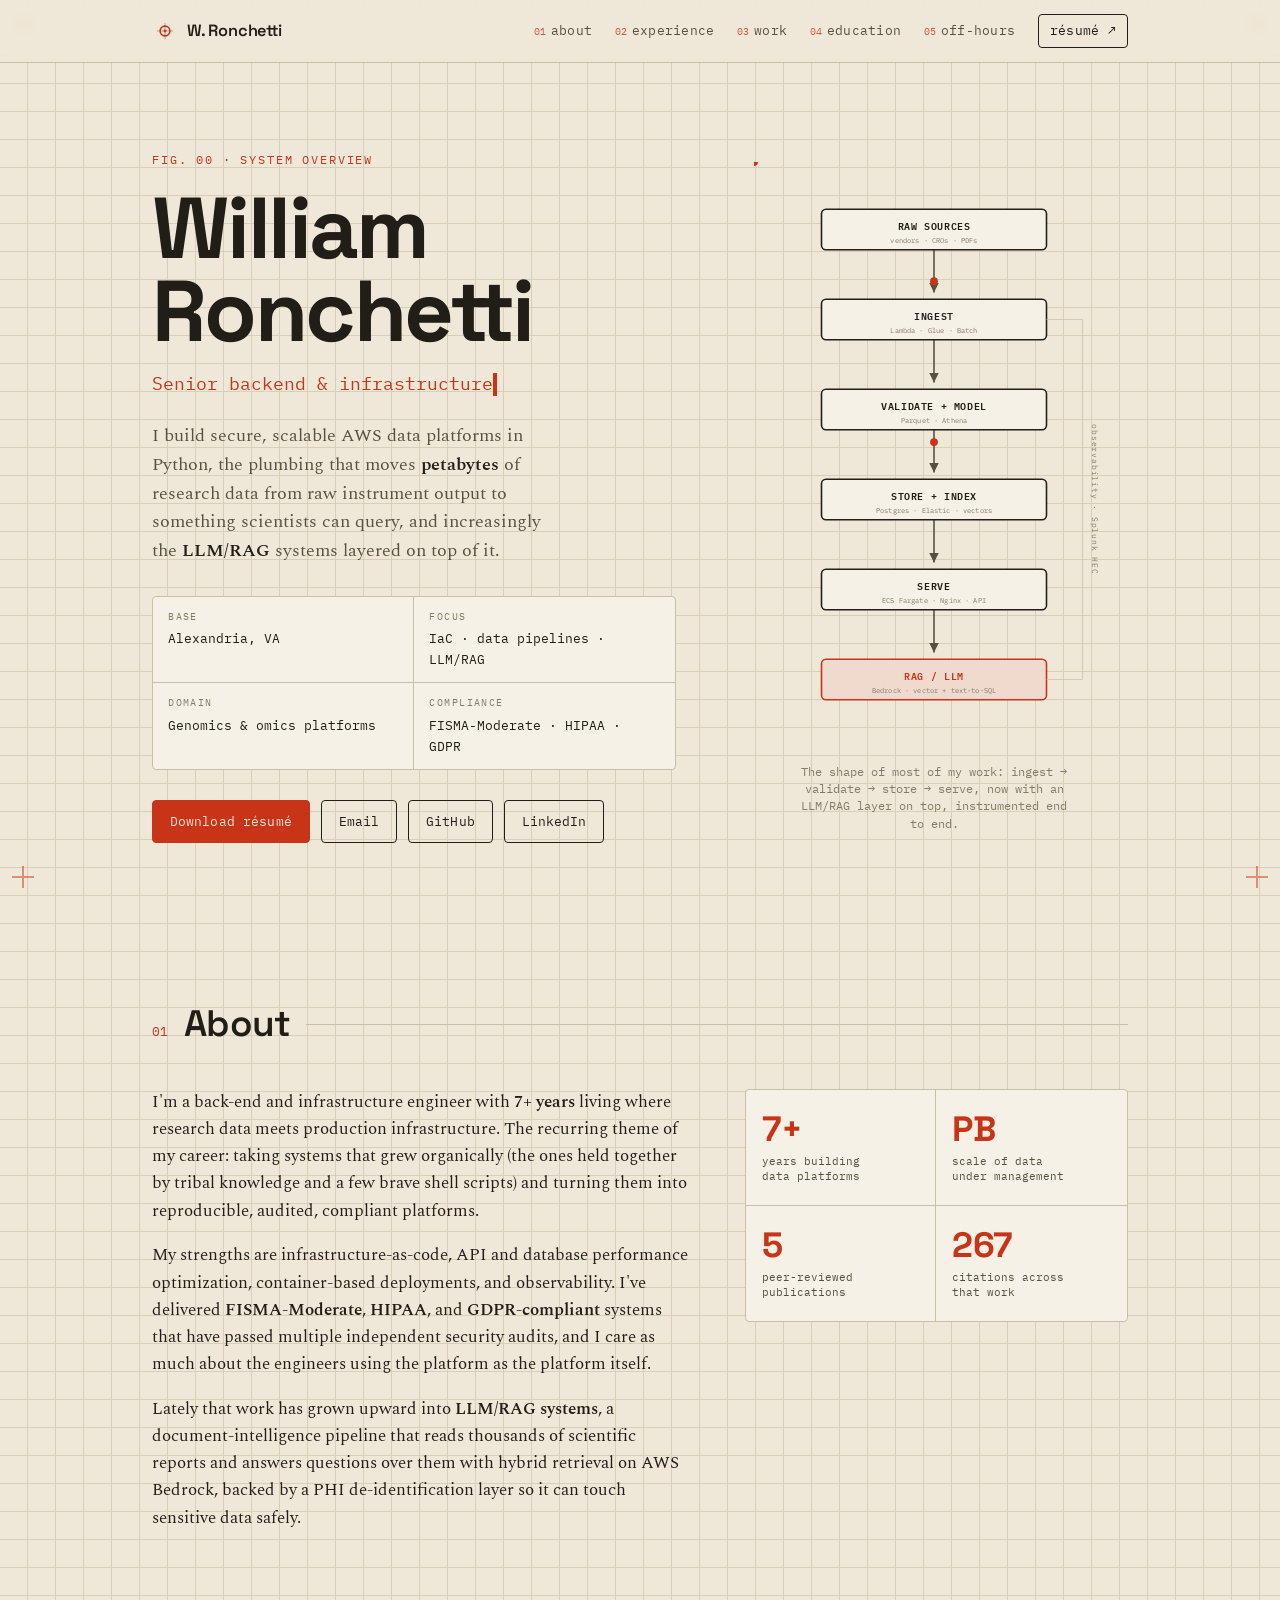
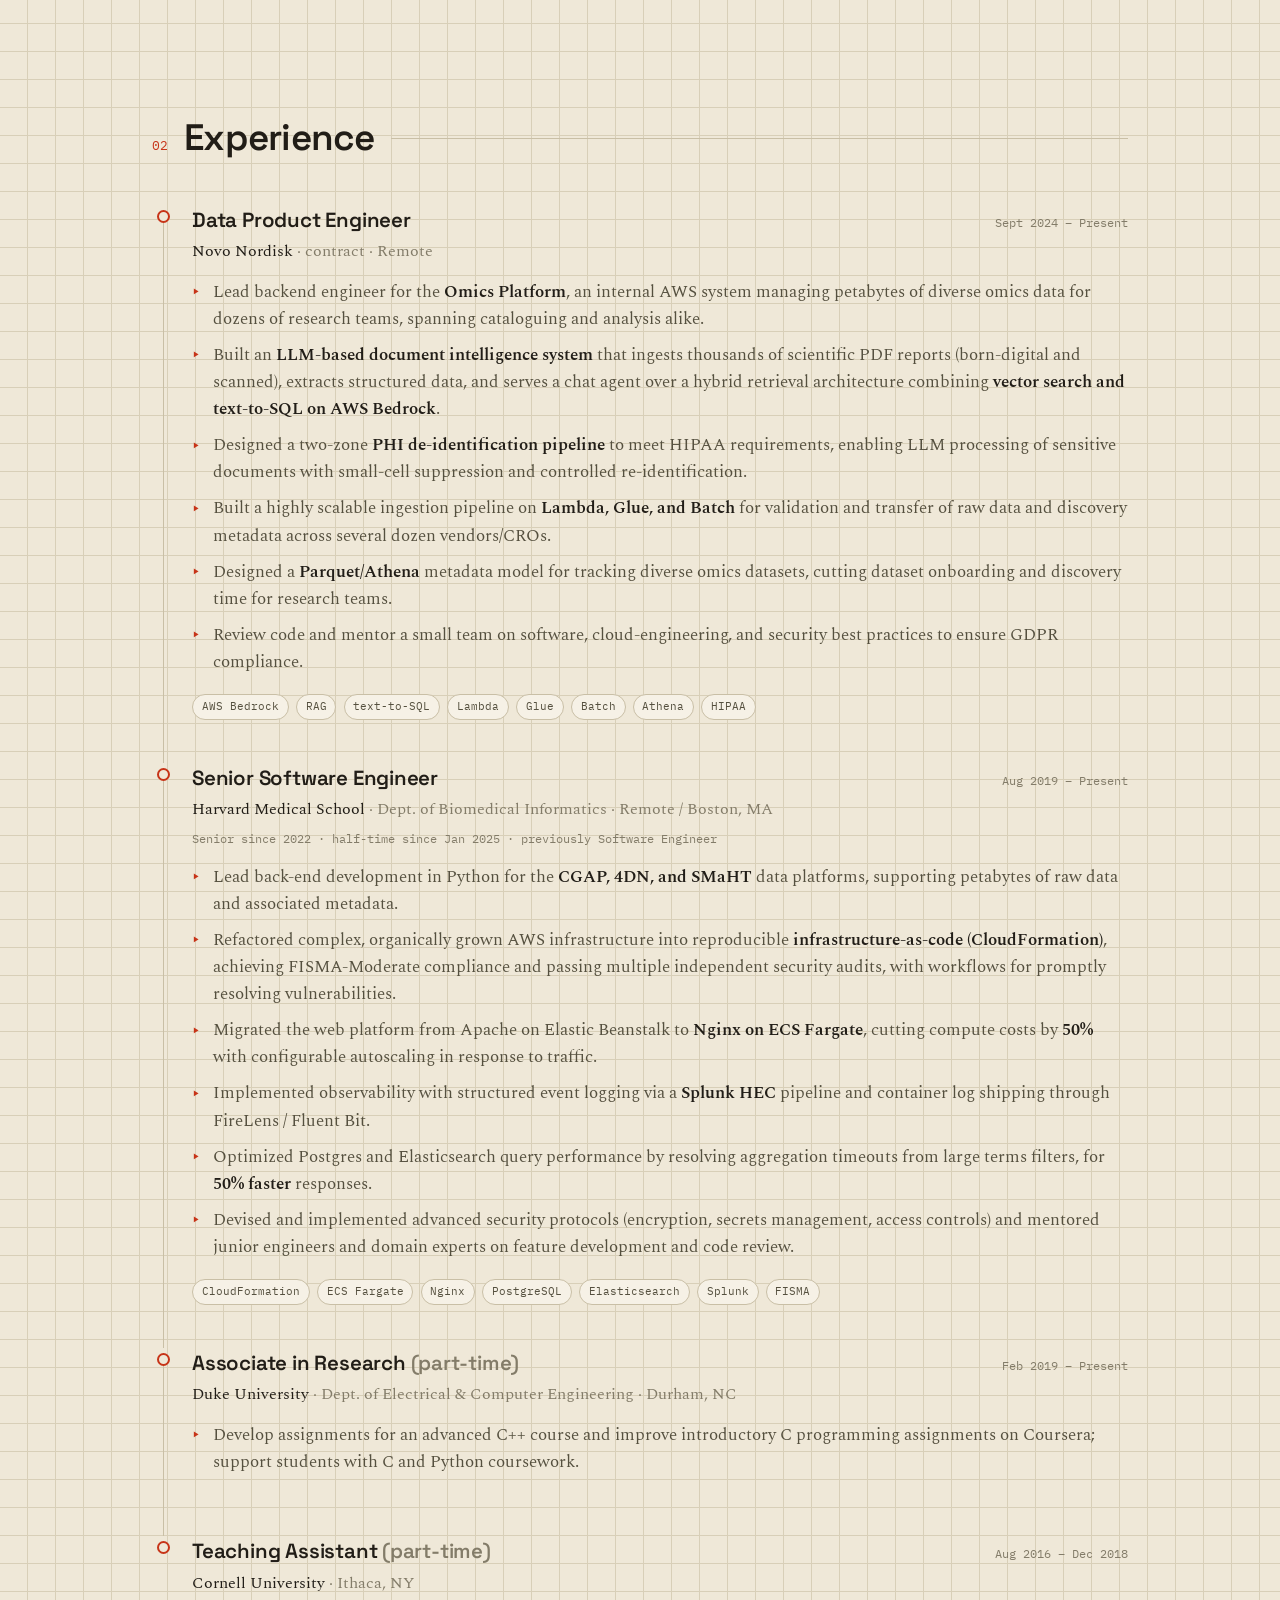
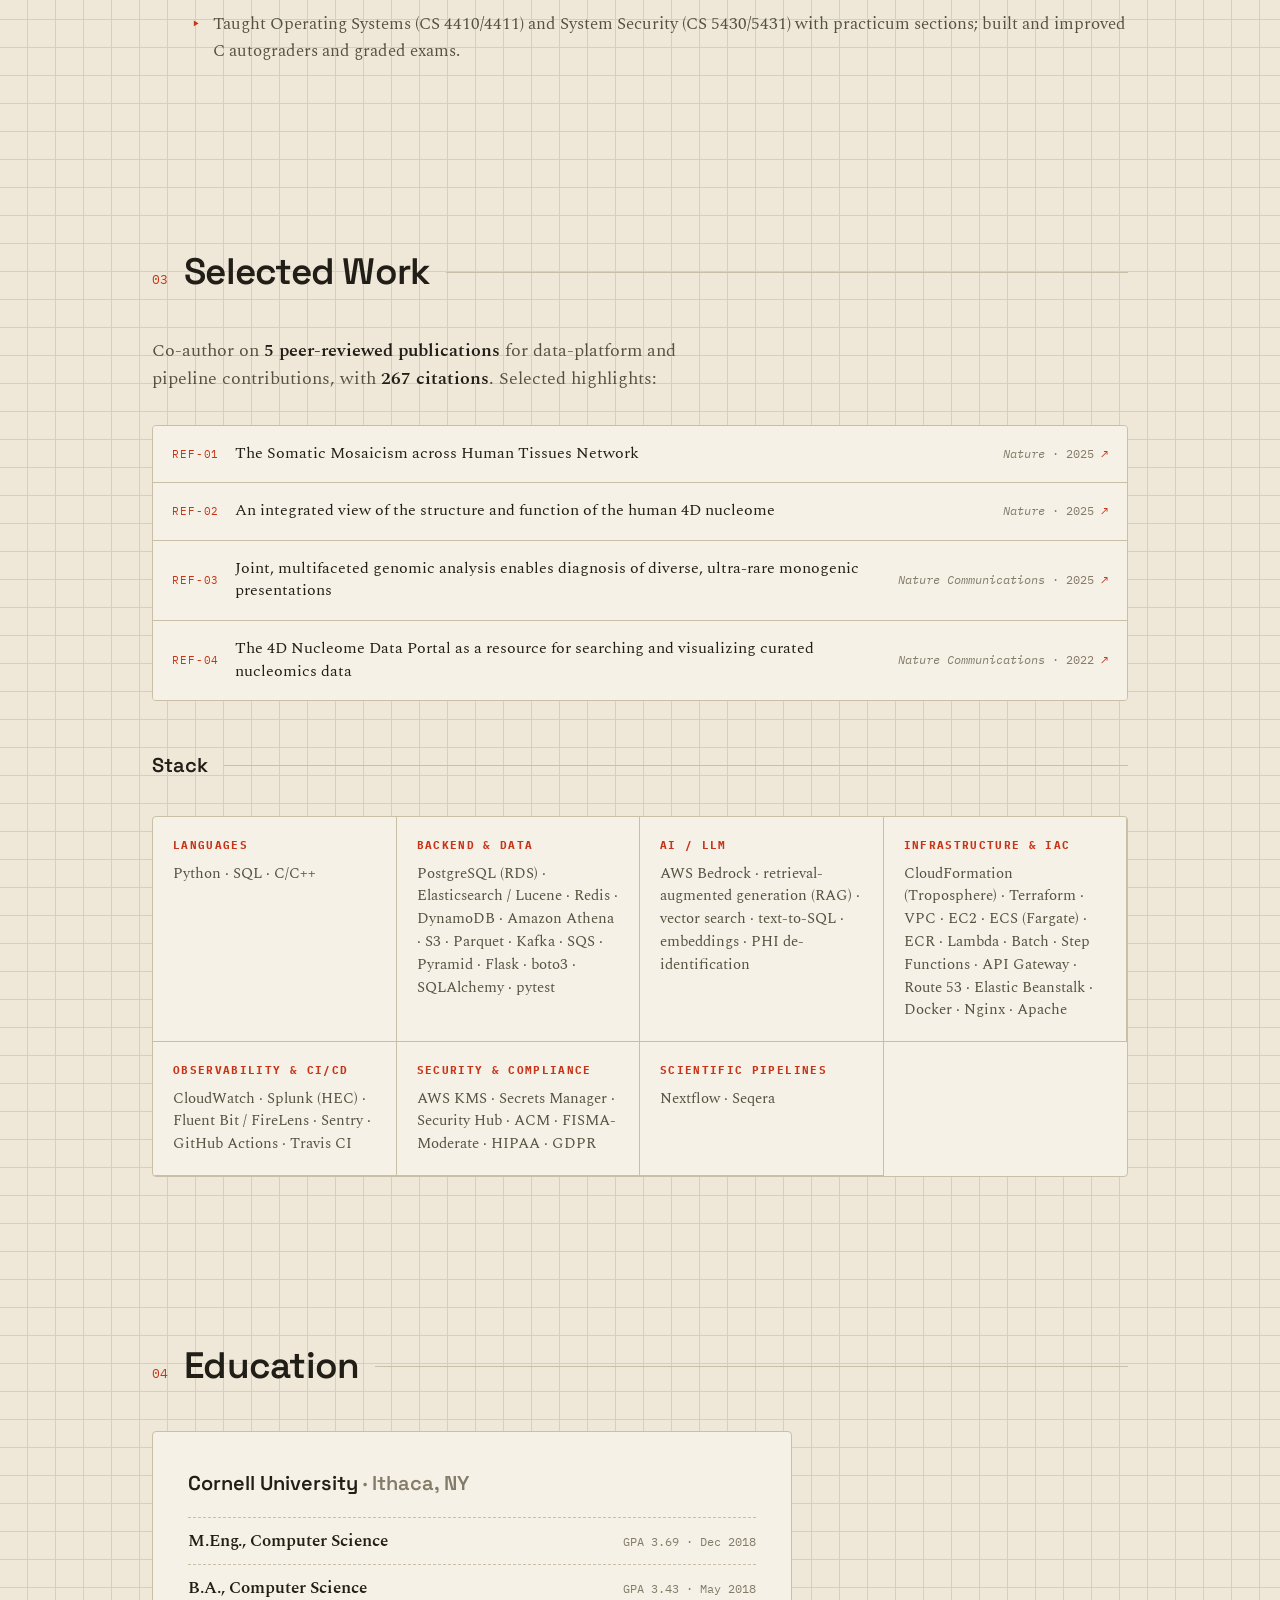
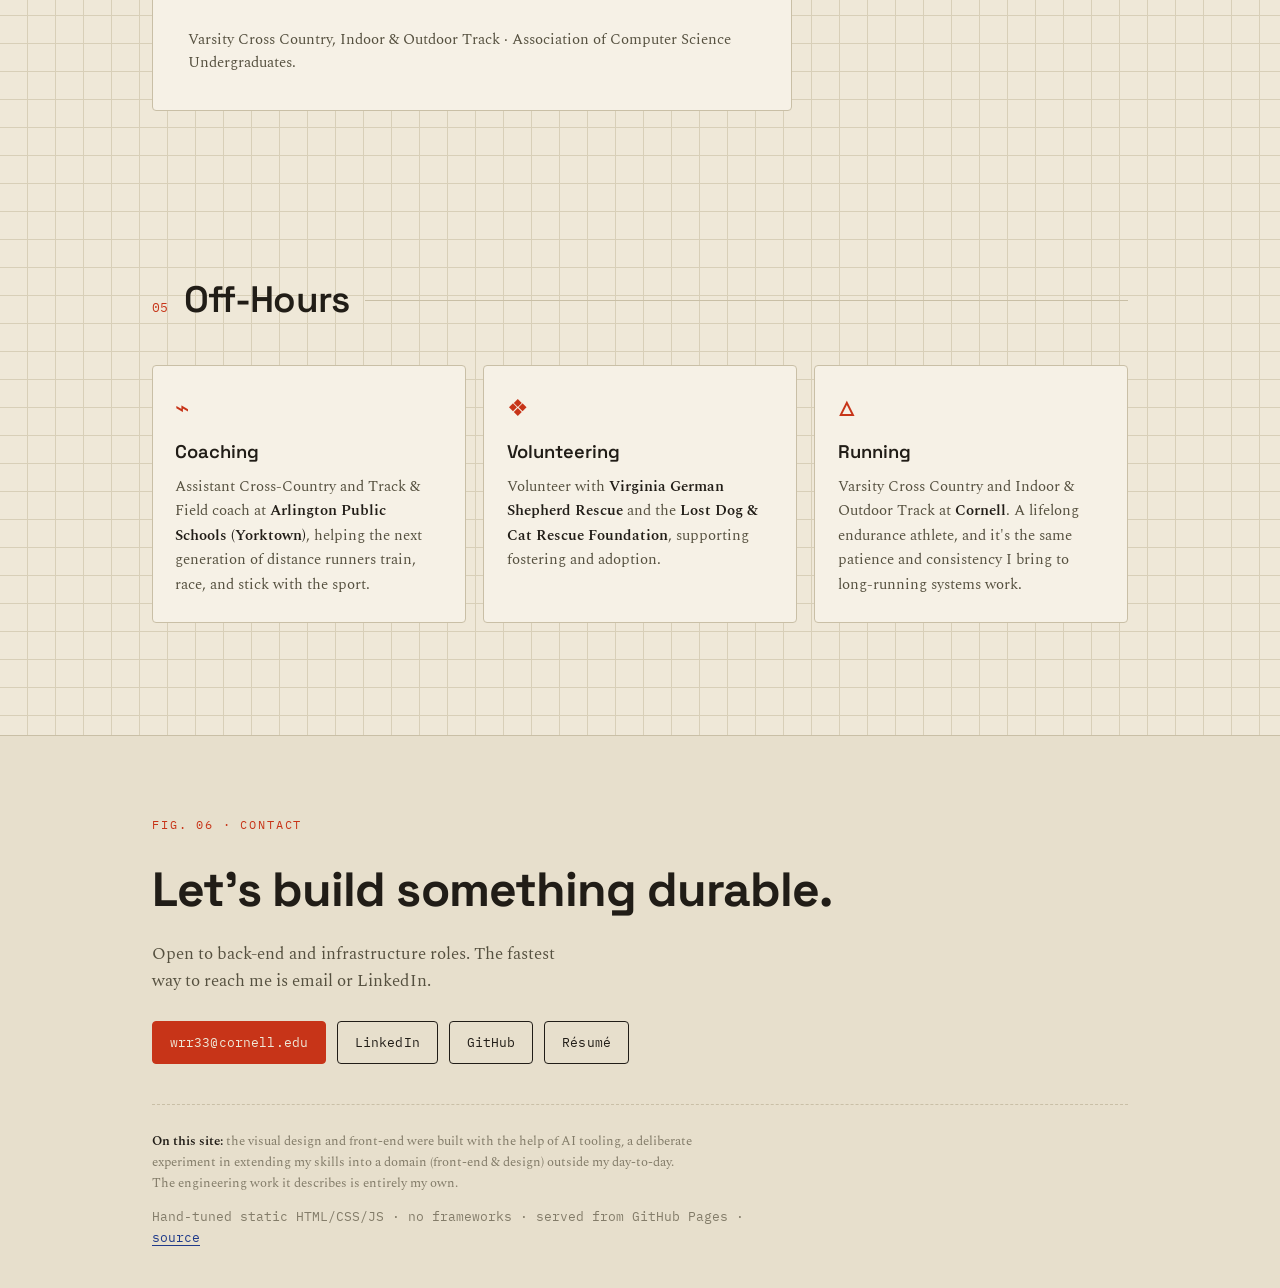
<file: index.html>
<!DOCTYPE html>
<html lang="en">
<head>
  <meta charset="UTF-8" />
  <meta name="viewport" content="width=device-width, initial-scale=1" />
  <meta name="google-site-verification" content="fsqjfqJuJ-EmX72QLYhUGze-leS01aYSm423zP2tuAg" />
  <meta name="description" content="William Ronchetti, senior back-end and infrastructure engineer building secure, scalable AWS data platforms and LLM/RAG systems in Python at Novo Nordisk and Harvard Medical School." />
  <meta name="color-scheme" content="light" />
  <meta name="theme-color" content="#efe8d8" />

  <!-- Open Graph -->
  <meta property="og:title" content="William Ronchetti · Senior Backend & Infrastructure Engineer" />
  <meta property="og:description" content="7+ years building secure, scalable AWS data platforms and LLM/RAG systems in Python. Novo Nordisk · Harvard Medical School." />
  <meta property="og:type" content="website" />
  <meta property="og:url" content="https://willronchetti.github.io" />

  <title>William Ronchetti · Senior Backend & Infrastructure Engineer</title>

  <!-- Inline SVG favicon: schematic node -->
  <link rel="icon" href="data:image/svg+xml,%3Csvg xmlns='http://www.w3.org/2000/svg' viewBox='0 0 32 32'%3E%3Crect width='32' height='32' rx='4' fill='%23efe8d8'/%3E%3Cpath d='M6 16h20M16 6v20' stroke='%23b9ad92' stroke-width='1'/%3E%3Ccircle cx='16' cy='16' r='5.5' fill='none' stroke='%23c73418' stroke-width='2'/%3E%3Ccircle cx='16' cy='16' r='1.6' fill='%23c73418'/%3E%3C/svg%3E" />

  <link rel="preconnect" href="https://fonts.googleapis.com" />
  <link rel="preconnect" href="https://fonts.gstatic.com" crossorigin />
  <link href="https://fonts.googleapis.com/css2?family=IBM+Plex+Mono:wght@400;500;600&family=Space+Grotesk:wght@400;500;600;700&family=Spectral:ital,wght@0,400;0,500;0,600;1,400&display=swap" rel="stylesheet" />
  <link href="css/style.css" rel="stylesheet" />
</head>
<body>
  <a class="skip-link" href="#main">Skip to content</a>

  <!-- registration marks at the page corners -->
  <span class="reg reg--tl" aria-hidden="true"></span>
  <span class="reg reg--tr" aria-hidden="true"></span>
  <span class="reg reg--bl" aria-hidden="true"></span>
  <span class="reg reg--br" aria-hidden="true"></span>

  <!-- ===== Nav ===== -->
  <header class="nav" id="top">
    <div class="wrap nav__inner">
      <a class="nav__brand" href="#top" aria-label="Home">
        <svg class="nav__mark" viewBox="0 0 32 32" aria-hidden="true">
          <path d="M6 16h20M16 6v20" stroke="currentColor" stroke-width="1" opacity=".4"/>
          <circle cx="16" cy="16" r="6" fill="none" stroke="var(--accent)" stroke-width="2"/>
          <circle cx="16" cy="16" r="1.8" fill="var(--accent)"/>
        </svg>
        <span class="nav__brand-text">W. Ronchetti</span>
      </a>

      <nav class="nav__links" id="nav-links" aria-label="Primary">
        <a href="#about"><span class="nav__idx">01</span> about</a>
        <a href="#experience"><span class="nav__idx">02</span> experience</a>
        <a href="#work"><span class="nav__idx">03</span> work</a>
        <a href="#education"><span class="nav__idx">04</span> education</a>
        <a href="#community"><span class="nav__idx">05</span> off-hours</a>
        <a class="nav__resume" href="images/wrr_2026.pdf" target="_blank" rel="noopener">résumé ↗</a>
      </nav>

      <button class="nav__toggle" id="nav-toggle" aria-label="Toggle menu" aria-expanded="false" aria-controls="nav-links">
        <span></span><span></span><span></span>
      </button>
    </div>
  </header>

  <main id="main">

    <!-- ===== Hero ===== -->
    <section class="hero" aria-labelledby="hero-name">
      <div class="wrap hero__inner">
        <div class="hero__text">
          <p class="plate">FIG. 00 · SYSTEM OVERVIEW</p>
          <h1 class="hero__name" id="hero-name">William<br>Ronchetti</h1>
          <p class="hero__role" id="hero-role" aria-live="polite">Senior backend &amp; infrastructure engineer</p>
          <p class="hero__lede">
            I build secure, scalable AWS data platforms in Python, the plumbing that moves
            <strong>petabytes</strong> of research data from raw instrument output to something scientists can query,
            and increasingly the <strong>LLM/RAG</strong> systems layered on top of it.
          </p>
          <dl class="specsheet" aria-label="At a glance">
            <div><dt>Base</dt><dd>Alexandria, VA</dd></div>
            <div><dt>Focus</dt><dd>IaC · data pipelines · LLM/RAG</dd></div>
            <div><dt>Domain</dt><dd>Genomics &amp; omics platforms</dd></div>
            <div><dt>Compliance</dt><dd>FISMA-Moderate · HIPAA · GDPR</dd></div>
          </dl>
          <div class="hero__actions">
            <a class="btn btn--primary" href="images/wrr_2026.pdf" target="_blank" rel="noopener">Download résumé</a>
            <a class="btn" href="mailto:wrr33@cornell.edu">Email</a>
            <a class="btn" href="https://github.com/willronchetti" target="_blank" rel="noopener">GitHub</a>
            <a class="btn" href="https://www.linkedin.com/in/william-ronchetti-569839121/" target="_blank" rel="noopener">LinkedIn</a>
          </div>
        </div>

        <!-- Pipeline schematic -->
        <figure class="schematic" aria-labelledby="schematic-cap">
          <svg id="pipeline" viewBox="0 0 320 520" role="img" aria-label="Data platform schematic: raw sources flow through ingest, validate, store, and serve stages, with an LLM/RAG retrieval layer on top and observability instrumenting the whole pipeline.">
            <defs>
              <marker id="arw" markerWidth="8" markerHeight="8" refX="6" refY="3" orient="auto">
                <path d="M0 0l6 3-6 3z" fill="var(--ink-soft)"/>
              </marker>
            </defs>

            <!-- edges -->
            <g class="sch__edges" stroke="var(--ink-soft)" stroke-width="1.4" fill="none" marker-end="url(#arw)">
              <path class="wire" d="M160 78 V116"/>
              <path class="wire" d="M160 158 V196"/>
              <path class="wire" d="M160 238 V276"/>
              <path class="wire" d="M160 318 V356"/>
              <path class="wire" d="M160 398 V436"/>
            </g>

            <!-- flowing packets -->
            <g class="packets" fill="var(--accent)">
              <circle r="3.5"><animateMotion class="pkt" dur="4s" repeatCount="indefinite" path="M160 40 V480"/></circle>
              <circle r="3.5"><animateMotion class="pkt" dur="4s" begin="1.3s" repeatCount="indefinite" path="M160 40 V480"/></circle>
              <circle r="3.5"><animateMotion class="pkt" dur="4s" begin="2.6s" repeatCount="indefinite" path="M160 40 V480"/></circle>
            </g>

            <!-- nodes -->
            <g class="sch__nodes" font-family="var(--mono)">
              <g class="node">
                <rect x="60" y="42" width="200" height="36" rx="4"/>
                <text x="160" y="60" class="node__t">RAW SOURCES</text>
                <text x="160" y="72" class="node__s">vendors · CROs · PDFs</text>
              </g>
              <g class="node">
                <rect x="60" y="122" width="200" height="36" rx="4"/>
                <text x="160" y="140" class="node__t">INGEST</text>
                <text x="160" y="152" class="node__s">Lambda · Glue · Batch</text>
              </g>
              <g class="node">
                <rect x="60" y="202" width="200" height="36" rx="4"/>
                <text x="160" y="220" class="node__t">VALIDATE + MODEL</text>
                <text x="160" y="232" class="node__s">Parquet · Athena</text>
              </g>
              <g class="node">
                <rect x="60" y="282" width="200" height="36" rx="4"/>
                <text x="160" y="300" class="node__t">STORE + INDEX</text>
                <text x="160" y="312" class="node__s">Postgres · Elastic · vectors</text>
              </g>
              <g class="node">
                <rect x="60" y="362" width="200" height="36" rx="4"/>
                <text x="160" y="380" class="node__t">SERVE</text>
                <text x="160" y="392" class="node__s">ECS Fargate · Nginx · API</text>
              </g>
              <g class="node node--out">
                <rect x="60" y="442" width="200" height="36" rx="4"/>
                <text x="160" y="460" class="node__t">RAG / LLM</text>
                <text x="160" y="472" class="node__s">Bedrock · vector + text-to-SQL</text>
              </g>
            </g>

            <!-- side annotation -->
            <g class="sch__ann" font-family="var(--mono)" stroke="var(--rule)">
              <line x1="260" y1="140" x2="292" y2="140"/>
              <line x1="292" y1="140" x2="292" y2="460"/>
              <line x1="260" y1="460" x2="292" y2="460"/>
            </g>
            <text x="300" y="300" class="ann__t" font-family="var(--mono)" transform="rotate(90 300 300)">observability · Splunk HEC</text>
          </svg>
          <figcaption id="schematic-cap" class="schematic__cap">The shape of most of my work: ingest &rarr; validate &rarr; store &rarr; serve, now with an LLM/RAG layer on top, instrumented end to end.</figcaption>
        </figure>
      </div>
    </section>

    <!-- ===== About ===== -->
    <section class="section" id="about" aria-labelledby="about-h">
      <header class="section__head">
        <span class="section__num">01</span>
        <h2 class="section__title" id="about-h">About</h2>
        <span class="section__rule" aria-hidden="true"></span>
      </header>

      <div class="about wrap-reveal">
        <div class="about__prose">
          <p>
            I'm a back-end and infrastructure engineer with <strong>7+ years</strong> living where research
            data meets production infrastructure. The recurring theme of my career: taking systems that grew
            organically (the ones held together by tribal knowledge and a few brave shell scripts) and turning
            them into reproducible, audited, compliant platforms.
          </p>
          <p>
            My strengths are infrastructure-as-code, API and database performance optimization, container-based
            deployments, and observability. I've delivered <strong>FISMA-Moderate</strong>, <strong>HIPAA</strong>, and
            <strong>GDPR-compliant</strong> systems that have passed multiple independent security audits, and I care
            as much about the engineers using the platform as the platform itself.
          </p>
          <p>
            Lately that work has grown upward into <strong>LLM/RAG systems</strong>, a document-intelligence pipeline
            that reads thousands of scientific reports and answers questions over them with hybrid retrieval on AWS
            Bedrock, backed by a PHI de-identification layer so it can touch sensitive data safely.
          </p>
        </div>

        <ul class="gauges" aria-label="Career at a glance">
          <li class="gauge">
            <span class="gauge__num" data-count="7" data-suffix="+">7+</span>
            <span class="gauge__label">years building<br>data platforms</span>
          </li>
          <li class="gauge">
            <span class="gauge__num">PB</span>
            <span class="gauge__label">scale of data<br>under management</span>
          </li>
          <li class="gauge">
            <span class="gauge__num" data-count="5">5</span>
            <span class="gauge__label">peer-reviewed<br>publications</span>
          </li>
          <li class="gauge">
            <span class="gauge__num" data-count="267">267</span>
            <span class="gauge__label">citations across<br>that work</span>
          </li>
        </ul>
      </div>
    </section>

    <!-- ===== Experience ===== -->
    <section class="section" id="experience" aria-labelledby="exp-h">
      <header class="section__head">
        <span class="section__num">02</span>
        <h2 class="section__title" id="exp-h">Experience</h2>
        <span class="section__rule" aria-hidden="true"></span>
      </header>

      <ol class="timeline">
        <li class="job wrap-reveal">
          <div class="job__spine" aria-hidden="true"><span class="job__dot"></span></div>
          <div class="job__body">
            <div class="job__head">
              <div>
                <h3 class="job__role">Data Product Engineer</h3>
                <p class="job__org">Novo Nordisk <span class="muted">· contract · Remote</span></p>
              </div>
              <span class="job__when">Sept 2024 &ndash; Present</span>
            </div>
            <ul class="job__points">
              <li>Lead backend engineer for the <strong>Omics Platform</strong>, an internal AWS system managing petabytes of diverse omics data for dozens of research teams, spanning cataloguing and analysis alike.</li>
              <li>Built an <strong>LLM-based document intelligence system</strong> that ingests thousands of scientific PDF reports (born-digital and scanned), extracts structured data, and serves a chat agent over a hybrid retrieval architecture combining <strong>vector search and text-to-SQL on AWS Bedrock</strong>.</li>
              <li>Designed a two-zone <strong>PHI de-identification pipeline</strong> to meet HIPAA requirements, enabling LLM processing of sensitive documents with small-cell suppression and controlled re-identification.</li>
              <li>Built a highly scalable ingestion pipeline on <strong>Lambda, Glue, and Batch</strong> for validation and transfer of raw data and discovery metadata across several dozen vendors/CROs.</li>
              <li>Designed a <strong>Parquet/Athena</strong> metadata model for tracking diverse omics datasets, cutting dataset onboarding and discovery time for research teams.</li>
              <li>Review code and mentor a small team on software, cloud-engineering, and security best practices to ensure GDPR compliance.</li>
            </ul>
            <ul class="tags"><li>AWS Bedrock</li><li>RAG</li><li>text-to-SQL</li><li>Lambda</li><li>Glue</li><li>Batch</li><li>Athena</li><li>HIPAA</li></ul>
          </div>
        </li>

        <li class="job wrap-reveal">
          <div class="job__spine" aria-hidden="true"><span class="job__dot"></span></div>
          <div class="job__body">
            <div class="job__head">
              <div>
                <h3 class="job__role">Senior Software Engineer</h3>
                <p class="job__org">Harvard Medical School <span class="muted">· Dept. of Biomedical Informatics · Remote / Boston, MA</span></p>
              </div>
              <span class="job__when">Aug 2019 &ndash; Present</span>
            </div>
            <p class="job__note">Senior since 2022 · half-time since Jan 2025 · previously Software Engineer</p>
            <ul class="job__points">
              <li>Lead back-end development in Python for the <strong>CGAP, 4DN, and SMaHT</strong> data platforms, supporting petabytes of raw data and associated metadata.</li>
              <li>Refactored complex, organically grown AWS infrastructure into reproducible <strong>infrastructure-as-code (CloudFormation)</strong>, achieving FISMA-Moderate compliance and passing multiple independent security audits, with workflows for promptly resolving vulnerabilities.</li>
              <li>Migrated the web platform from Apache on Elastic Beanstalk to <strong>Nginx on ECS Fargate</strong>, cutting compute costs by <strong>50%</strong> with configurable autoscaling in response to traffic.</li>
              <li>Implemented observability with structured event logging via a <strong>Splunk HEC</strong> pipeline and container log shipping through FireLens / Fluent Bit.</li>
              <li>Optimized Postgres and Elasticsearch query performance by resolving aggregation timeouts from large terms filters, for <strong>50% faster</strong> responses.</li>
              <li>Devised and implemented advanced security protocols (encryption, secrets management, access controls) and mentored junior engineers and domain experts on feature development and code review.</li>
            </ul>
            <ul class="tags"><li>CloudFormation</li><li>ECS Fargate</li><li>Nginx</li><li>PostgreSQL</li><li>Elasticsearch</li><li>Splunk</li><li>FISMA</li></ul>
          </div>
        </li>

        <li class="job wrap-reveal">
          <div class="job__spine" aria-hidden="true"><span class="job__dot"></span></div>
          <div class="job__body">
            <div class="job__head">
              <div>
                <h3 class="job__role">Associate in Research <span class="muted">(part-time)</span></h3>
                <p class="job__org">Duke University <span class="muted">· Dept. of Electrical &amp; Computer Engineering · Durham, NC</span></p>
              </div>
              <span class="job__when">Feb 2019 &ndash; Present</span>
            </div>
            <ul class="job__points">
              <li>Develop assignments for an advanced C++ course and improve introductory C programming assignments on Coursera; support students with C and Python coursework.</li>
            </ul>
          </div>
        </li>

        <li class="job wrap-reveal">
          <div class="job__spine" aria-hidden="true"><span class="job__dot"></span></div>
          <div class="job__body">
            <div class="job__head">
              <div>
                <h3 class="job__role">Teaching Assistant <span class="muted">(part-time)</span></h3>
                <p class="job__org">Cornell University <span class="muted">· Ithaca, NY</span></p>
              </div>
              <span class="job__when">Aug 2016 &ndash; Dec 2018</span>
            </div>
            <ul class="job__points">
              <li>Taught Operating Systems (CS 4410/4411) and System Security (CS 5430/5431) with practicum sections; built and improved C autograders and graded exams.</li>
            </ul>
          </div>
        </li>
      </ol>
    </section>

    <!-- ===== Selected work / publications + stack ===== -->
    <section class="section" id="work" aria-labelledby="work-h">
      <header class="section__head">
        <span class="section__num">03</span>
        <h2 class="section__title" id="work-h">Selected Work</h2>
        <span class="section__rule" aria-hidden="true"></span>
      </header>

      <p class="section__lead wrap-reveal">
        Co-author on <strong>5 peer-reviewed publications</strong> for data-platform and pipeline contributions,
        with <strong>267 citations</strong>. Selected highlights:
      </p>

      <ul class="pubs wrap-reveal">
        <li class="pub">
          <a href="https://www.nature.com/articles/s41586-025-09096-7" target="_blank" rel="noopener">
            <span class="pub__ref">REF-01</span>
            <span class="pub__title">The Somatic Mosaicism across Human Tissues Network</span>
            <span class="pub__meta"><em>Nature</em> · 2025 <span class="pub__go" aria-hidden="true">↗</span></span>
          </a>
        </li>
        <li class="pub">
          <a href="https://www.nature.com/articles/s41586-025-09890-3" target="_blank" rel="noopener">
            <span class="pub__ref">REF-02</span>
            <span class="pub__title">An integrated view of the structure and function of the human 4D nucleome</span>
            <span class="pub__meta"><em>Nature</em> · 2025 <span class="pub__go" aria-hidden="true">↗</span></span>
          </a>
        </li>
        <li class="pub">
          <a href="https://www.nature.com/articles/s41467-025-61712-2" target="_blank" rel="noopener">
            <span class="pub__ref">REF-03</span>
            <span class="pub__title">Joint, multifaceted genomic analysis enables diagnosis of diverse, ultra-rare monogenic presentations</span>
            <span class="pub__meta"><em>Nature Communications</em> · 2025 <span class="pub__go" aria-hidden="true">↗</span></span>
          </a>
        </li>
        <li class="pub">
          <a href="https://www.nature.com/articles/s41467-022-29697-4" target="_blank" rel="noopener">
            <span class="pub__ref">REF-04</span>
            <span class="pub__title">The 4D Nucleome Data Portal as a resource for searching and visualizing curated nucleomics data</span>
            <span class="pub__meta"><em>Nature Communications</em> · 2022 <span class="pub__go" aria-hidden="true">↗</span></span>
          </a>
        </li>
      </ul>

      <header class="section__head section__head--sub wrap-reveal">
        <h3 class="section__subtitle">Stack</h3>
        <span class="section__rule" aria-hidden="true"></span>
      </header>

      <div class="skills wrap-reveal">
        <div class="skill">
          <h4 class="skill__cat">Languages</h4>
          <p>Python · SQL · C/C++</p>
        </div>
        <div class="skill">
          <h4 class="skill__cat">Backend &amp; Data</h4>
          <p>PostgreSQL (RDS) · Elasticsearch / Lucene · Redis · DynamoDB · Amazon Athena · S3 · Parquet · Kafka · SQS · Pyramid · Flask · boto3 · SQLAlchemy · pytest</p>
        </div>
        <div class="skill">
          <h4 class="skill__cat">AI / LLM</h4>
          <p>AWS Bedrock · retrieval-augmented generation (RAG) · vector search · text-to-SQL · embeddings · PHI de-identification</p>
        </div>
        <div class="skill">
          <h4 class="skill__cat">Infrastructure &amp; IaC</h4>
          <p>CloudFormation (Troposphere) · Terraform · VPC · EC2 · ECS (Fargate) · ECR · Lambda · Batch · Step Functions · API Gateway · Route 53 · Elastic Beanstalk · Docker · Nginx · Apache</p>
        </div>
        <div class="skill">
          <h4 class="skill__cat">Observability &amp; CI/CD</h4>
          <p>CloudWatch · Splunk (HEC) · Fluent Bit / FireLens · Sentry · GitHub Actions · Travis CI</p>
        </div>
        <div class="skill">
          <h4 class="skill__cat">Security &amp; Compliance</h4>
          <p>AWS KMS · Secrets Manager · Security Hub · ACM · FISMA-Moderate · HIPAA · GDPR</p>
        </div>
        <div class="skill">
          <h4 class="skill__cat">Scientific Pipelines</h4>
          <p>Nextflow · Seqera</p>
        </div>
      </div>
    </section>

    <!-- ===== Education ===== -->
    <section class="section" id="education" aria-labelledby="edu-h">
      <header class="section__head">
        <span class="section__num">04</span>
        <h2 class="section__title" id="edu-h">Education</h2>
        <span class="section__rule" aria-hidden="true"></span>
      </header>

      <div class="edu wrap-reveal">
        <article class="edu__card">
          <p class="edu__school">Cornell University <span class="muted">· Ithaca, NY</span></p>
          <ul class="edu__degrees">
            <li><span class="edu__deg">M.Eng., Computer Science</span><span class="edu__meta">GPA 3.69 · Dec 2018</span></li>
            <li><span class="edu__deg">B.A., Computer Science</span><span class="edu__meta">GPA 3.43 · May 2018</span></li>
          </ul>
          <p class="edu__extra">Varsity Cross Country, Indoor &amp; Outdoor Track · Association of Computer Science Undergraduates.</p>
        </article>
      </div>
    </section>

    <!-- ===== Off-hours ===== -->
    <section class="section" id="community" aria-labelledby="comm-h">
      <header class="section__head">
        <span class="section__num">05</span>
        <h2 class="section__title" id="comm-h">Off-Hours</h2>
        <span class="section__rule" aria-hidden="true"></span>
      </header>

      <div class="cards wrap-reveal">
        <article class="card">
          <span class="card__icon" aria-hidden="true">⌁</span>
          <h3 class="card__title">Coaching</h3>
          <p>Assistant Cross-Country and Track &amp; Field coach at <strong>Arlington Public Schools (Yorktown)</strong>, helping the next generation of distance runners train, race, and stick with the sport.</p>
        </article>
        <article class="card">
          <span class="card__icon" aria-hidden="true">❖</span>
          <h3 class="card__title">Volunteering</h3>
          <p>Volunteer with <strong>Virginia German Shepherd Rescue</strong> and the <strong>Lost Dog &amp; Cat Rescue Foundation</strong>, supporting fostering and adoption.</p>
        </article>
        <article class="card">
          <span class="card__icon" aria-hidden="true">△</span>
          <h3 class="card__title">Running</h3>
          <p>Varsity Cross Country and Indoor &amp; Outdoor Track at <strong>Cornell</strong>. A lifelong endurance athlete, and it's the same patience and consistency I bring to long-running systems work.</p>
        </article>
      </div>
    </section>

  </main>

  <!-- ===== Footer / contact ===== -->
  <footer class="footer" id="contact">
    <div class="wrap footer__inner">
      <div class="footer__cta">
        <p class="plate">FIG. 06 · CONTACT</p>
        <h2 class="footer__title">Let's build something durable.</h2>
        <p class="footer__text">Open to back-end and infrastructure roles. The fastest way to reach me is email or LinkedIn.</p>
        <div class="footer__links">
          <a class="btn btn--primary" href="mailto:wrr33@cornell.edu">wrr33@cornell.edu</a>
          <a class="btn" href="https://www.linkedin.com/in/william-ronchetti-569839121/" target="_blank" rel="noopener">LinkedIn</a>
          <a class="btn" href="https://github.com/willronchetti" target="_blank" rel="noopener">GitHub</a>
          <a class="btn" href="images/wrr_2026.pdf" target="_blank" rel="noopener">Résumé</a>
        </div>
      </div>

      <div class="footer__note">
        <p class="muted">
          <strong>On this site:</strong> the visual design and front-end were built with the help of AI
          tooling, a deliberate experiment in extending my skills into a domain (front-end &amp; design) outside
          my day-to-day. The engineering work it describes is entirely my own.
        </p>
        <p class="muted footer__colophon">
          Hand-tuned static HTML/CSS/JS · no frameworks · served from GitHub Pages ·
          <a href="https://github.com/willronchetti/willronchetti.github.io" target="_blank" rel="noopener">source</a>
        </p>
      </div>
    </div>
  </footer>

  <script src="js/main.js"></script>
</body>
</html>
</file>
<file: css/style.css>
/* ===========================================================
   William Ronchetti: personal site
   "Engineering schematic on drafting paper."
   Hand-tuned, no framework.
   =========================================================== */

:root {
  /* palette: warm drafting paper + ink + one plotter-pen accent */
  --paper:     #efe8d8;
  --paper-2:   #e7dfcc;
  --card:      #f6f1e6;
  --ink:       #211d17;
  --ink-soft:  #55503f;
  --muted:     #837c69;
  --rule:      #c9bfa6;   /* hairline grid / rules */
  --rule-soft: #d8cfb8;
  --accent:    #c73418;   /* vermillion plotter pen */
  --accent-2:  #1f3a8a;   /* blueprint blue (links) */
  --shadow:    rgba(40, 33, 18, .10);

  --mono: "IBM Plex Mono", ui-monospace, SFMono-Regular, Menlo, monospace;
  --disp: "Space Grotesk", system-ui, sans-serif;
  --serif: "Spectral", Georgia, "Times New Roman", serif;

  --maxw: 1080px;
  --gutter: clamp(1.25rem, 5vw, 3.25rem);
  --radius: 4px;
}

* { box-sizing: border-box; }
html { scroll-behavior: smooth; }
@media (prefers-reduced-motion: reduce) { html { scroll-behavior: auto; } }

body {
  margin: 0;
  color: var(--ink);
  background-color: var(--paper);
  /* fine engineering grid */
  background-image:
    linear-gradient(var(--rule-soft) 1px, transparent 1px),
    linear-gradient(90deg, var(--rule-soft) 1px, transparent 1px),
    linear-gradient(var(--rule) 1px, transparent 1px),
    linear-gradient(90deg, var(--rule) 1px, transparent 1px);
  background-size:
    28px 28px, 28px 28px,
    140px 140px, 140px 140px;
  background-position: -1px -1px, -1px -1px, -1px -1px, -1px -1px;
  font-family: var(--serif);
  font-size: 17px;
  line-height: 1.6;
  -webkit-font-smoothing: antialiased;
  text-rendering: optimizeLegibility;
  overflow-x: hidden;
}

.wrap { max-width: var(--maxw); margin-inline: auto; padding-inline: var(--gutter); }

/* selection + links */
::selection { background: var(--accent); color: var(--paper); }
a { color: var(--accent-2); text-decoration-thickness: 1px; text-underline-offset: 3px; }

.muted { color: var(--muted); }
strong { font-weight: 600; color: var(--ink); }

.skip-link {
  position: absolute; left: -999px; top: 0; z-index: 100;
  background: var(--ink); color: var(--paper); padding: .6rem 1rem;
  font-family: var(--mono); font-size: .85rem;
}
.skip-link:focus { left: .5rem; top: .5rem; }

/* corner registration marks */
.reg { position: fixed; width: 22px; height: 22px; z-index: 5; pointer-events: none; opacity: .5; }
.reg::before, .reg::after { content: ""; position: absolute; background: var(--accent); }
.reg::before { width: 22px; height: 1.5px; top: 10px; }
.reg::after  { width: 1.5px; height: 22px; left: 10px; }
.reg--tl { top: 12px; left: 12px; } .reg--tr { top: 12px; right: 12px; }
.reg--bl { bottom: 12px; left: 12px; } .reg--br { bottom: 12px; right: 12px; }
@media (max-width: 640px) { .reg { display: none; } }

/* shared: plate captions (monospace tech label) */
.plate {
  font-family: var(--mono); font-size: .72rem; letter-spacing: .16em;
  text-transform: uppercase; color: var(--accent); margin: 0 0 1.1rem;
}

/* ===== Nav ===== */
.nav {
  position: sticky; top: 0; z-index: 40;
  background: color-mix(in srgb, var(--paper) 82%, transparent);
  backdrop-filter: blur(8px);
  border-bottom: 1px solid var(--rule);
}
.nav__inner { display: flex; align-items: center; justify-content: space-between; height: 62px; }
.nav__brand { display: inline-flex; align-items: center; gap: .55rem; text-decoration: none; color: var(--ink); }
.nav__mark { width: 26px; height: 26px; color: var(--ink); }
.nav__brand-text { font-family: var(--disp); font-weight: 600; font-size: 1.02rem; letter-spacing: -.01em; }

.nav__links { display: flex; align-items: center; gap: 1.4rem; }
.nav__links a {
  font-family: var(--mono); font-size: .8rem; color: var(--ink-soft);
  text-decoration: none; letter-spacing: .02em; transition: color .18s;
  display: inline-flex; align-items: baseline; gap: .3rem;
}
.nav__idx { font-size: .62rem; color: var(--accent); opacity: .8; }
.nav__links a:hover { color: var(--accent); }
.nav__resume {
  border: 1px solid var(--ink); padding: .34rem .7rem; border-radius: var(--radius);
  color: var(--ink) !important;
}
.nav__resume:hover { background: var(--ink); color: var(--paper) !important; }

.nav__toggle { display: none; background: none; border: 0; cursor: pointer; width: 40px; height: 40px; padding: 8px; }
.nav__toggle span { display: block; height: 2px; background: var(--ink); margin: 4px 0; transition: .25s; }

/* ===== Buttons ===== */
.btn {
  display: inline-flex; align-items: center; gap: .4rem;
  font-family: var(--mono); font-size: .82rem; letter-spacing: .01em;
  padding: .62rem 1.05rem; border: 1px solid var(--ink); border-radius: var(--radius);
  color: var(--ink); text-decoration: none; background: transparent;
  transition: transform .16s, background .16s, color .16s, box-shadow .16s;
}
.btn:hover { transform: translateY(-2px); box-shadow: 3px 3px 0 var(--ink); }
.btn--primary { background: var(--accent); border-color: var(--accent); color: var(--paper); }
.btn--primary:hover { box-shadow: 3px 3px 0 var(--ink); }

/* ===== Hero ===== */
.hero { padding-top: clamp(2.5rem, 7vw, 5.5rem); padding-bottom: clamp(2.5rem, 6vw, 4.5rem); }
.hero__inner {
  display: grid; grid-template-columns: 1.15fr .85fr; gap: clamp(2rem, 5vw, 4rem); align-items: center;
}
.hero__name {
  font-family: var(--disp); font-weight: 700;
  font-size: clamp(2.9rem, 8vw, 5.4rem); line-height: .96; letter-spacing: -.03em;
  margin: 0 0 1rem;
}
.hero__role {
  font-family: var(--mono); font-size: clamp(.95rem, 2.4vw, 1.15rem);
  color: var(--accent); margin: 0 0 1.5rem; min-height: 1.4em;
}
.hero__role::after { content: "▍"; animation: blink 1.1s steps(1) infinite; color: var(--accent); }
@keyframes blink { 50% { opacity: 0; } }
.hero__lede { font-size: 1.12rem; max-width: 46ch; margin: 0 0 1.9rem; color: var(--ink-soft); }
.hero__lede strong { color: var(--ink); }

.specsheet {
  display: grid; grid-template-columns: 1fr 1fr; gap: 0;
  border: 1px solid var(--rule); border-radius: var(--radius);
  margin: 0 0 1.9rem; background: var(--card);
}
.specsheet > div { padding: .75rem .95rem; border-right: 1px solid var(--rule); border-bottom: 1px solid var(--rule); }
.specsheet > div:nth-child(2n) { border-right: 0; }
.specsheet > div:nth-last-child(-n+2) { border-bottom: 0; }
.specsheet dt { font-family: var(--mono); font-size: .64rem; letter-spacing: .14em; text-transform: uppercase; color: var(--muted); margin-bottom: .18rem; }
.specsheet dd { margin: 0; font-family: var(--mono); font-size: .82rem; color: var(--ink); }

.hero__actions { display: flex; flex-wrap: wrap; gap: .7rem; }

/* schematic figure */
.schematic { margin: 0; }
#pipeline { width: 100%; height: auto; max-width: 360px; margin-inline: auto; display: block; }
#pipeline text { font-family: var(--mono); }
.sch__nodes rect { fill: var(--card); stroke: var(--ink); stroke-width: 1.4; }
.node--out rect { fill: color-mix(in srgb, var(--accent) 12%, var(--card)); stroke: var(--accent); }
.node__t { font-size: 9px; font-weight: 600; letter-spacing: .06em; fill: var(--ink); text-anchor: middle; }
.node__s { font-size: 6.5px; fill: var(--muted); text-anchor: middle; letter-spacing: .02em; }
.node--out .node__t { fill: var(--accent); }
.ann__t { font-size: 7px; fill: var(--muted); letter-spacing: .1em; text-anchor: middle; }
.sch__ann line { stroke-width: 1; opacity: .7; }
.schematic__cap {
  font-family: var(--mono); font-size: .72rem; color: var(--muted);
  text-align: center; margin-top: 1rem; max-width: 40ch; margin-inline: auto; line-height: 1.5;
}
@media (prefers-reduced-motion: reduce) { .pkt { display: none; } .packets { display: none; } }

/* ===== Sections ===== */
.section { padding: clamp(3rem, 7vw, 5rem) var(--gutter); max-width: var(--maxw); margin-inline: auto; }
.section__head { display: flex; align-items: baseline; gap: 1rem; margin-bottom: 2.2rem; }
.section__num { font-family: var(--mono); font-size: .82rem; color: var(--accent); }
.section__title { font-family: var(--disp); font-weight: 600; font-size: clamp(1.6rem, 4vw, 2.3rem); letter-spacing: -.02em; margin: 0; }
.section__rule { flex: 1; height: 1px; background: var(--rule); align-self: center; }
.section__head--sub { margin-top: 3rem; }
.section__subtitle { font-family: var(--disp); font-weight: 600; font-size: 1.25rem; margin: 0; }
.section__lead { font-size: 1.1rem; max-width: 60ch; margin: 0 0 2rem; color: var(--ink-soft); }

/* scroll reveal */
.wrap-reveal { opacity: 0; transform: translateY(18px); transition: opacity .6s ease, transform .6s ease; }
.wrap-reveal.is-visible { opacity: 1; transform: none; }
@media (prefers-reduced-motion: reduce) { .wrap-reveal { opacity: 1; transform: none; transition: none; } }

/* ===== About ===== */
.about { display: grid; grid-template-columns: 1.4fr 1fr; gap: clamp(2rem, 5vw, 3.5rem); align-items: start; }
.about__prose p { margin: 0 0 1.1rem; }
.gauges { list-style: none; margin: 0; padding: 0; display: grid; grid-template-columns: 1fr 1fr; gap: 0; border: 1px solid var(--rule); border-radius: var(--radius); overflow: hidden; background: var(--card); }
.gauge { padding: 1.3rem 1rem; border-right: 1px solid var(--rule); border-bottom: 1px solid var(--rule); }
.gauge:nth-child(2n) { border-right: 0; }
.gauge:nth-last-child(-n+2) { border-bottom: 0; }
.gauge__num { display: block; font-family: var(--disp); font-weight: 700; font-size: 2.2rem; line-height: 1; color: var(--accent); letter-spacing: -.02em; }
.gauge__label { display: block; font-family: var(--mono); font-size: .68rem; color: var(--ink-soft); margin-top: .5rem; line-height: 1.4; }

/* ===== Experience timeline ===== */
.timeline { list-style: none; margin: 0; padding: 0; }
.job { display: grid; grid-template-columns: 24px 1fr; gap: 1rem; }
.job__spine { position: relative; }
.job__spine::before { content: ""; position: absolute; left: 11px; top: 6px; bottom: -1px; width: 1px; background: var(--rule); }
.job:last-child .job__spine::before { display: none; }
.job__dot { position: absolute; left: 5px; top: 6px; width: 13px; height: 13px; border-radius: 50%; border: 2px solid var(--accent); background: var(--paper); }
.job__body { padding-bottom: 2.6rem; }
.job:last-child .job__body { padding-bottom: 0; }
.job__head { display: flex; justify-content: space-between; align-items: baseline; gap: 1rem; flex-wrap: wrap; }
.job__role { font-family: var(--disp); font-weight: 600; font-size: 1.28rem; margin: 0; letter-spacing: -.01em; }
.job__org { margin: .15rem 0 0; font-size: 1rem; }
.job__when { font-family: var(--mono); font-size: .76rem; color: var(--muted); white-space: nowrap; }
.job__note { font-family: var(--mono); font-size: .74rem; color: var(--muted); margin: .5rem 0 0; }
.job__points { margin: .9rem 0 1.1rem; padding: 0; list-style: none; }
.job__points li { position: relative; padding-left: 1.3rem; margin-bottom: .55rem; color: var(--ink-soft); }
.job__points li::before { content: "▸"; position: absolute; left: 0; color: var(--accent); font-size: .8rem; top: .15rem; }

.tags { list-style: none; display: flex; flex-wrap: wrap; gap: .45rem; margin: 0; padding: 0; }
.tags li { font-family: var(--mono); font-size: .68rem; padding: .22rem .55rem; border: 1px solid var(--rule); border-radius: 100px; color: var(--ink-soft); background: var(--card); }

/* ===== Publications ===== */
.pubs { list-style: none; margin: 0 0 1rem; padding: 0; display: grid; gap: 0; border: 1px solid var(--rule); border-radius: var(--radius); overflow: hidden; }
.pub + .pub { border-top: 1px solid var(--rule); }
.pub a { display: grid; grid-template-columns: auto 1fr auto; align-items: center; gap: 1rem; padding: 1.05rem 1.2rem; text-decoration: none; color: var(--ink); background: var(--card); transition: background .18s; }
.pub a:hover { background: color-mix(in srgb, var(--accent) 8%, var(--card)); }
.pub__ref { font-family: var(--mono); font-size: .66rem; color: var(--accent); letter-spacing: .08em; }
.pub__title { font-family: var(--serif); font-size: 1.02rem; line-height: 1.4; }
.pub__meta { font-family: var(--mono); font-size: .74rem; color: var(--muted); white-space: nowrap; }
.pub__go { color: var(--accent); }
@media (max-width: 620px) {
  .pub a { grid-template-columns: 1fr; gap: .35rem; }
  .pub__meta { white-space: normal; }
}

/* ===== Skills grid ===== */
.skills { display: grid; grid-template-columns: repeat(auto-fit, minmax(230px, 1fr)); gap: 0; border: 1px solid var(--rule); border-radius: var(--radius); overflow: hidden; background: var(--card); }
.skill { padding: 1.2rem 1.25rem; border-right: 1px solid var(--rule); border-bottom: 1px solid var(--rule); }
.skill__cat { font-family: var(--mono); font-size: .7rem; letter-spacing: .12em; text-transform: uppercase; color: var(--accent); margin: 0 0 .5rem; }
.skill p { margin: 0; font-size: .92rem; color: var(--ink-soft); line-height: 1.55; }

/* ===== Education ===== */
.edu__card { border: 1px solid var(--rule); border-radius: var(--radius); background: var(--card); padding: clamp(1.4rem, 4vw, 2.2rem); max-width: 640px; }
.edu__school { font-family: var(--disp); font-weight: 600; font-size: 1.25rem; margin: 0 0 1.1rem; }
.edu__degrees { list-style: none; margin: 0 0 1rem; padding: 0; }
.edu__degrees li { display: flex; justify-content: space-between; align-items: baseline; gap: 1rem; padding: .6rem 0; border-top: 1px dashed var(--rule); flex-wrap: wrap; }
.edu__deg { font-weight: 600; }
.edu__meta { font-family: var(--mono); font-size: .76rem; color: var(--muted); }
.edu__extra { margin: 0; font-size: .92rem; color: var(--ink-soft); }

/* ===== Cards (off-hours) ===== */
.cards { display: grid; grid-template-columns: repeat(auto-fit, minmax(240px, 1fr)); gap: 1.1rem; }
.card { border: 1px solid var(--rule); border-radius: var(--radius); background: var(--card); padding: 1.5rem 1.4rem; transition: transform .18s, box-shadow .18s; }
.card:hover { transform: translateY(-3px); box-shadow: 4px 4px 0 var(--rule); }
.card__icon { font-size: 1.5rem; color: var(--accent); display: block; margin-bottom: .5rem; }
.card__title { font-family: var(--disp); font-weight: 600; font-size: 1.15rem; margin: 0 0 .55rem; }
.card p { margin: 0; font-size: .96rem; color: var(--ink-soft); }

/* ===== Footer ===== */
.footer { border-top: 1px solid var(--rule); background: var(--paper-2); margin-top: 2rem; }
.footer__inner { padding-top: clamp(3rem, 7vw, 5rem); padding-bottom: 2.5rem; display: grid; gap: 2.5rem; }
.footer__title { font-family: var(--disp); font-weight: 700; font-size: clamp(1.8rem, 5vw, 3rem); letter-spacing: -.02em; margin: 0 0 .8rem; }
.footer__text { max-width: 48ch; color: var(--ink-soft); margin: 0 0 1.6rem; }
.footer__links { display: flex; flex-wrap: wrap; gap: .7rem; }
.footer__note { border-top: 1px dashed var(--rule); padding-top: 1.6rem; display: grid; gap: .8rem; }
.footer__note p { font-size: .82rem; margin: 0; max-width: 78ch; }
.footer__colophon { font-family: var(--mono); font-size: .72rem; }

/* ===== Responsive ===== */
@media (max-width: 860px) {
  .hero__inner { grid-template-columns: 1fr; }
  .schematic { order: -1; }
  #pipeline { max-width: 300px; }
  .about { grid-template-columns: 1fr; }
}

@media (max-width: 720px) {
  .nav__toggle { display: block; }
  .nav__links {
    position: absolute; top: 62px; left: 0; right: 0;
    flex-direction: column; align-items: flex-start; gap: 0;
    background: var(--paper); border-bottom: 1px solid var(--rule);
    padding: .5rem var(--gutter) 1rem;
    max-height: 0; overflow: hidden; transition: max-height .3s ease;
  }
  .nav__links.is-open { max-height: 420px; }
  .nav__links a { width: 100%; padding: .7rem 0; border-bottom: 1px solid var(--rule-soft); }
  .nav__resume { margin-top: .5rem; }
  .nav__toggle[aria-expanded="true"] span:nth-child(1) { transform: translateY(6px) rotate(45deg); }
  .nav__toggle[aria-expanded="true"] span:nth-child(2) { opacity: 0; }
  .nav__toggle[aria-expanded="true"] span:nth-child(3) { transform: translateY(-6px) rotate(-45deg); }
}

@media (max-width: 480px) {
  body { font-size: 16px; }
  .specsheet, .gauges { grid-template-columns: 1fr; }
  .specsheet > div, .gauge { border-right: 0; }
  .job__when { font-size: .72rem; }
}
</file>
